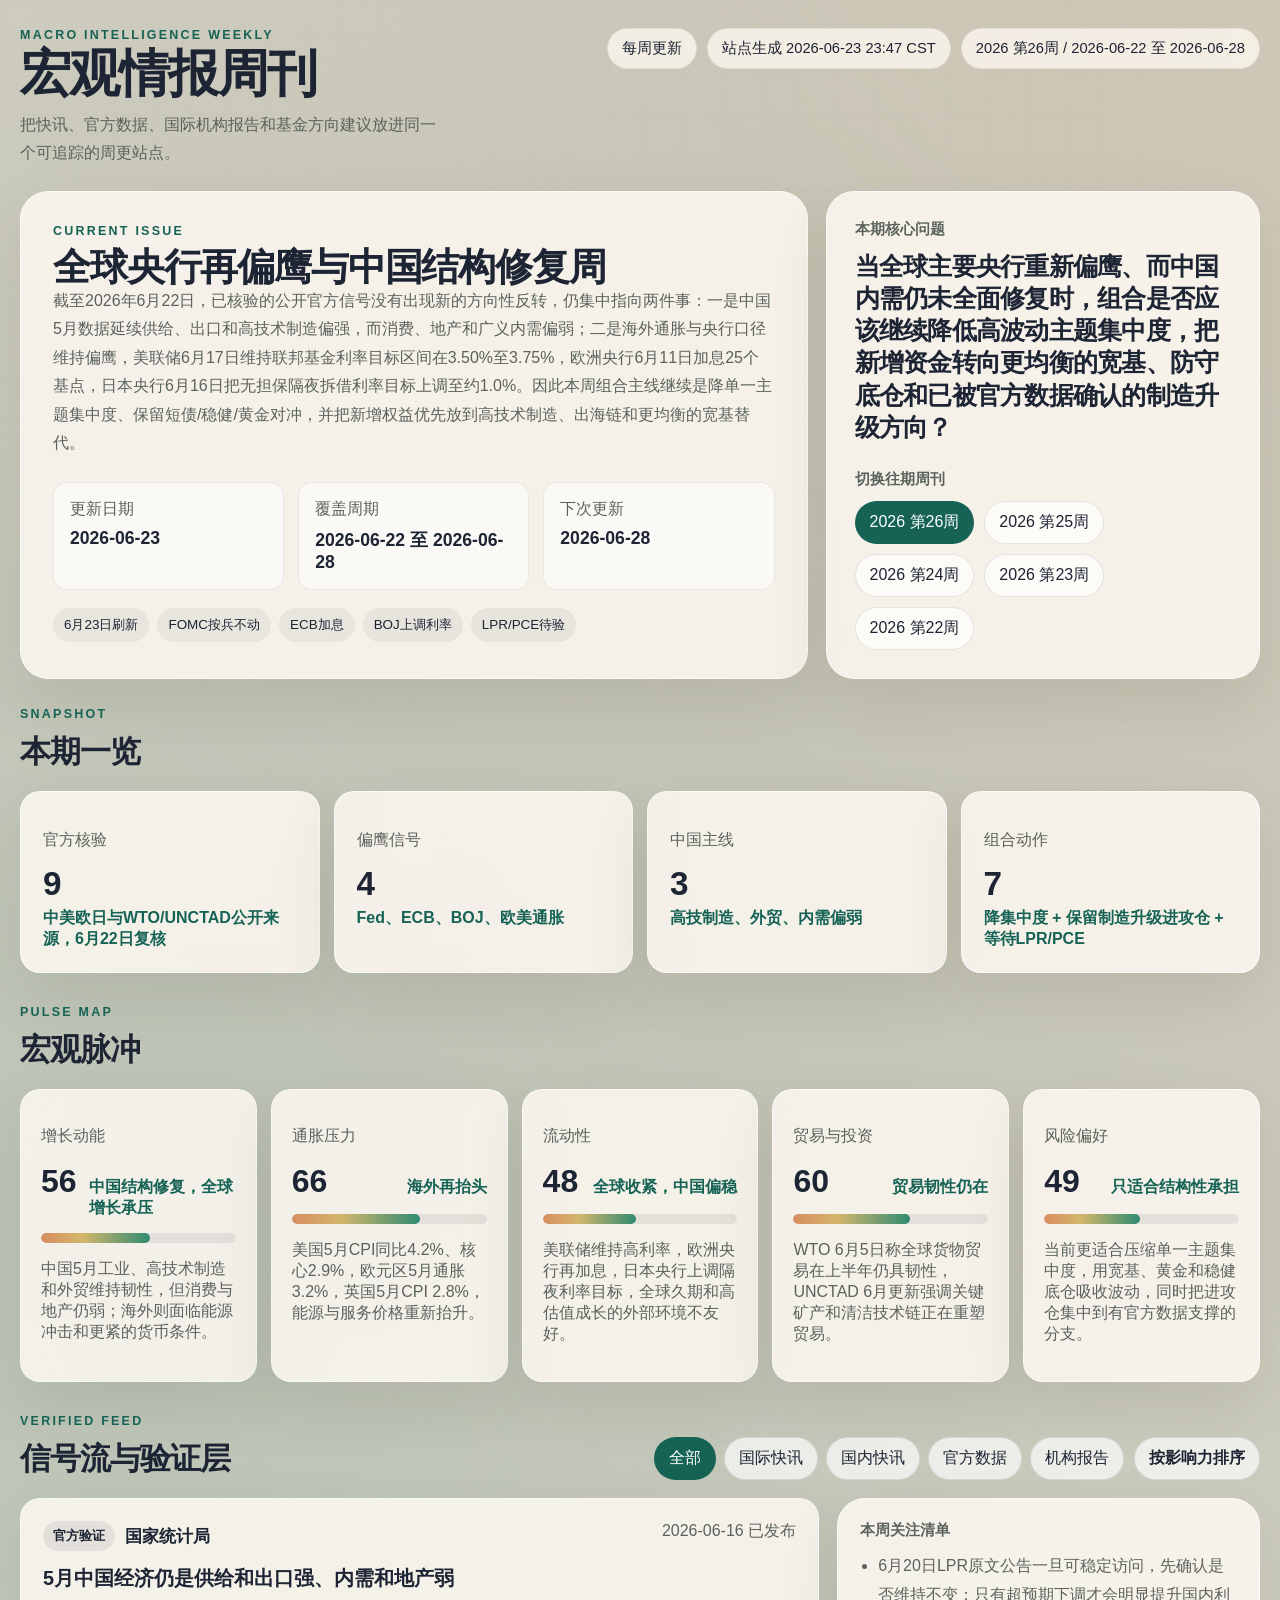
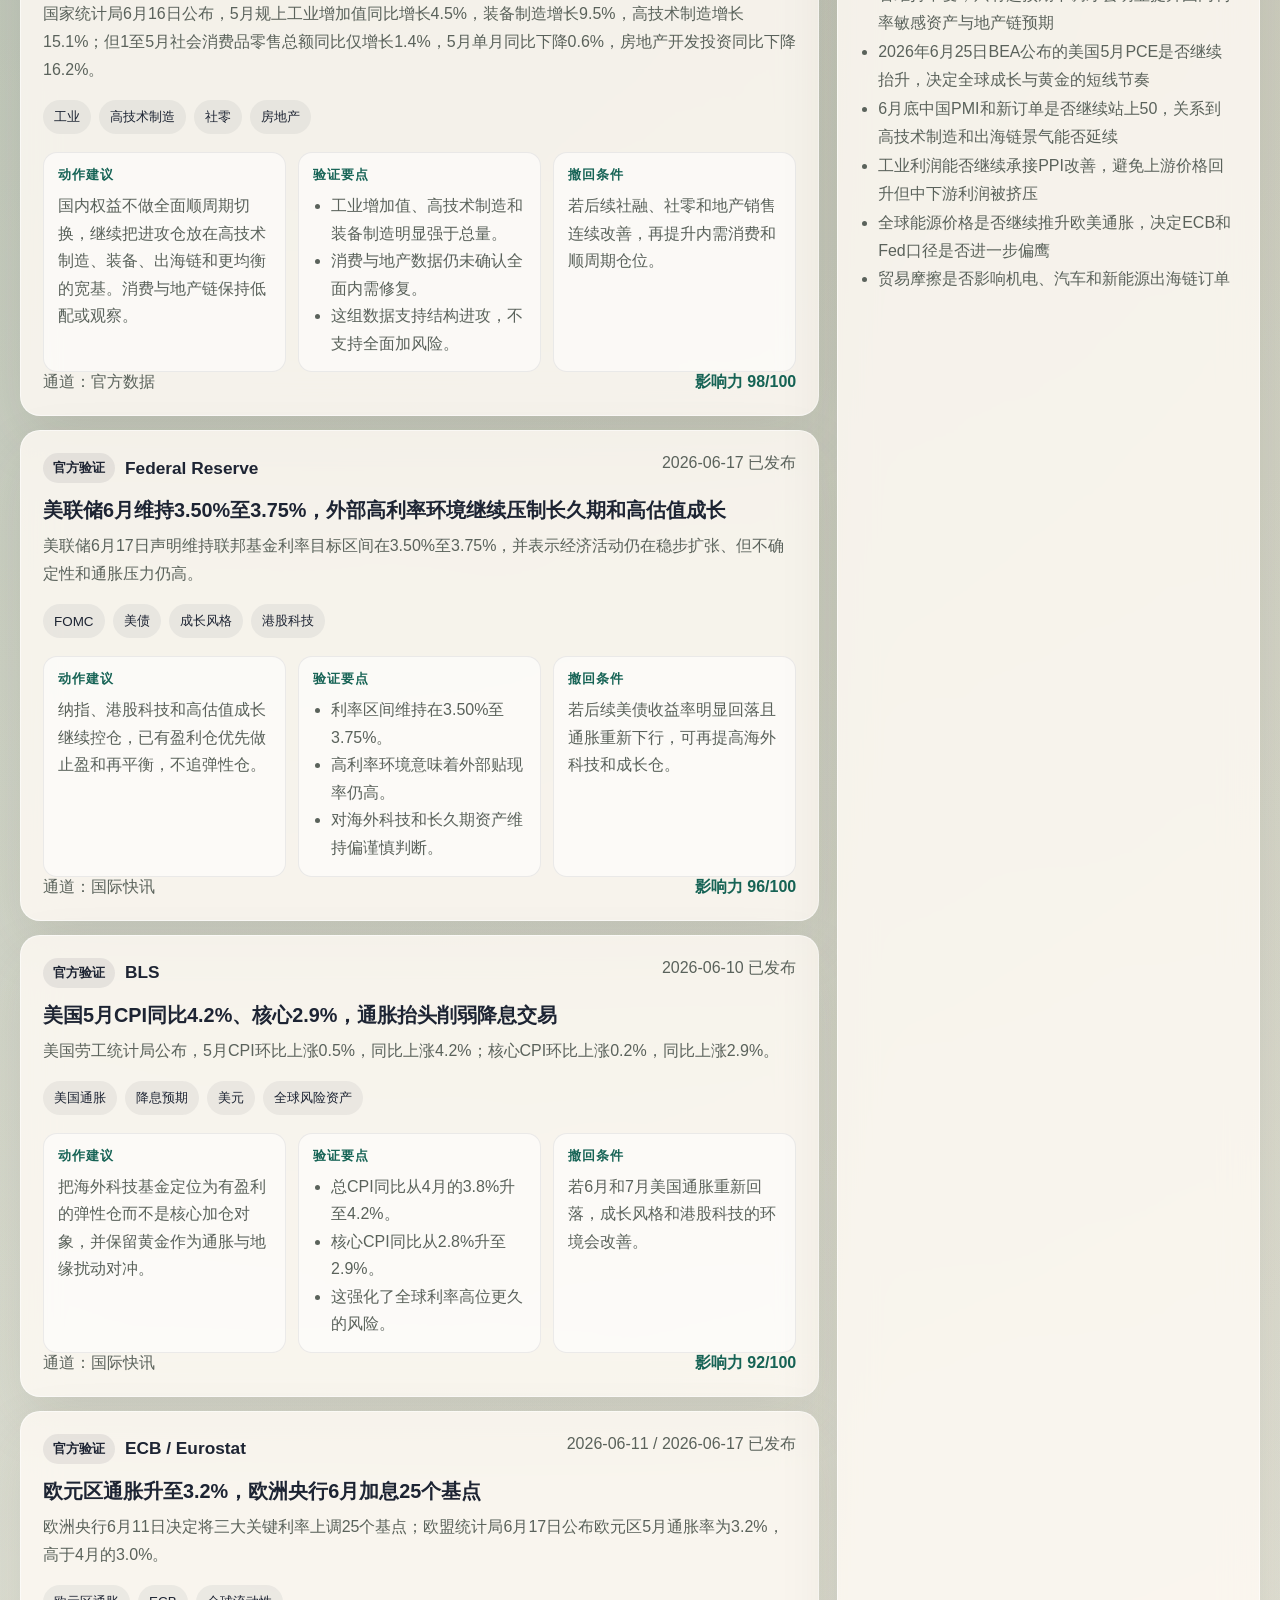
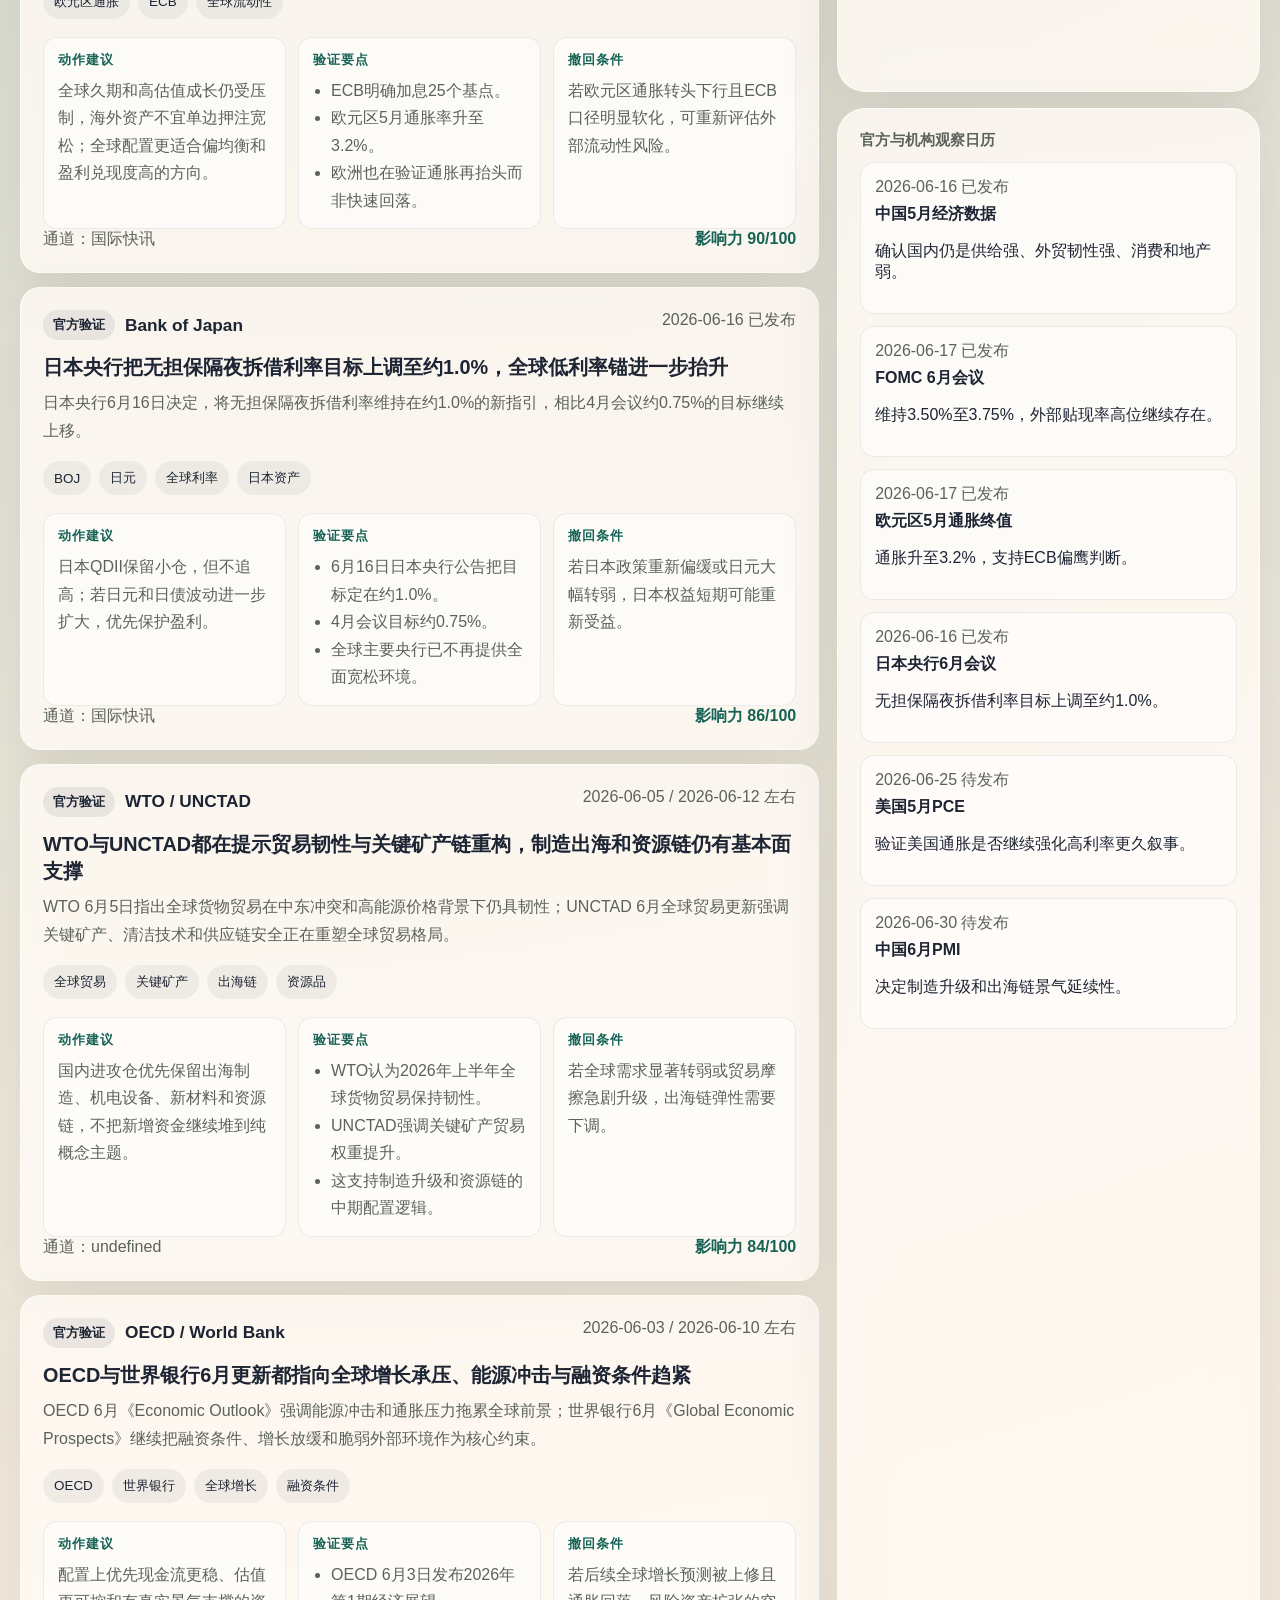
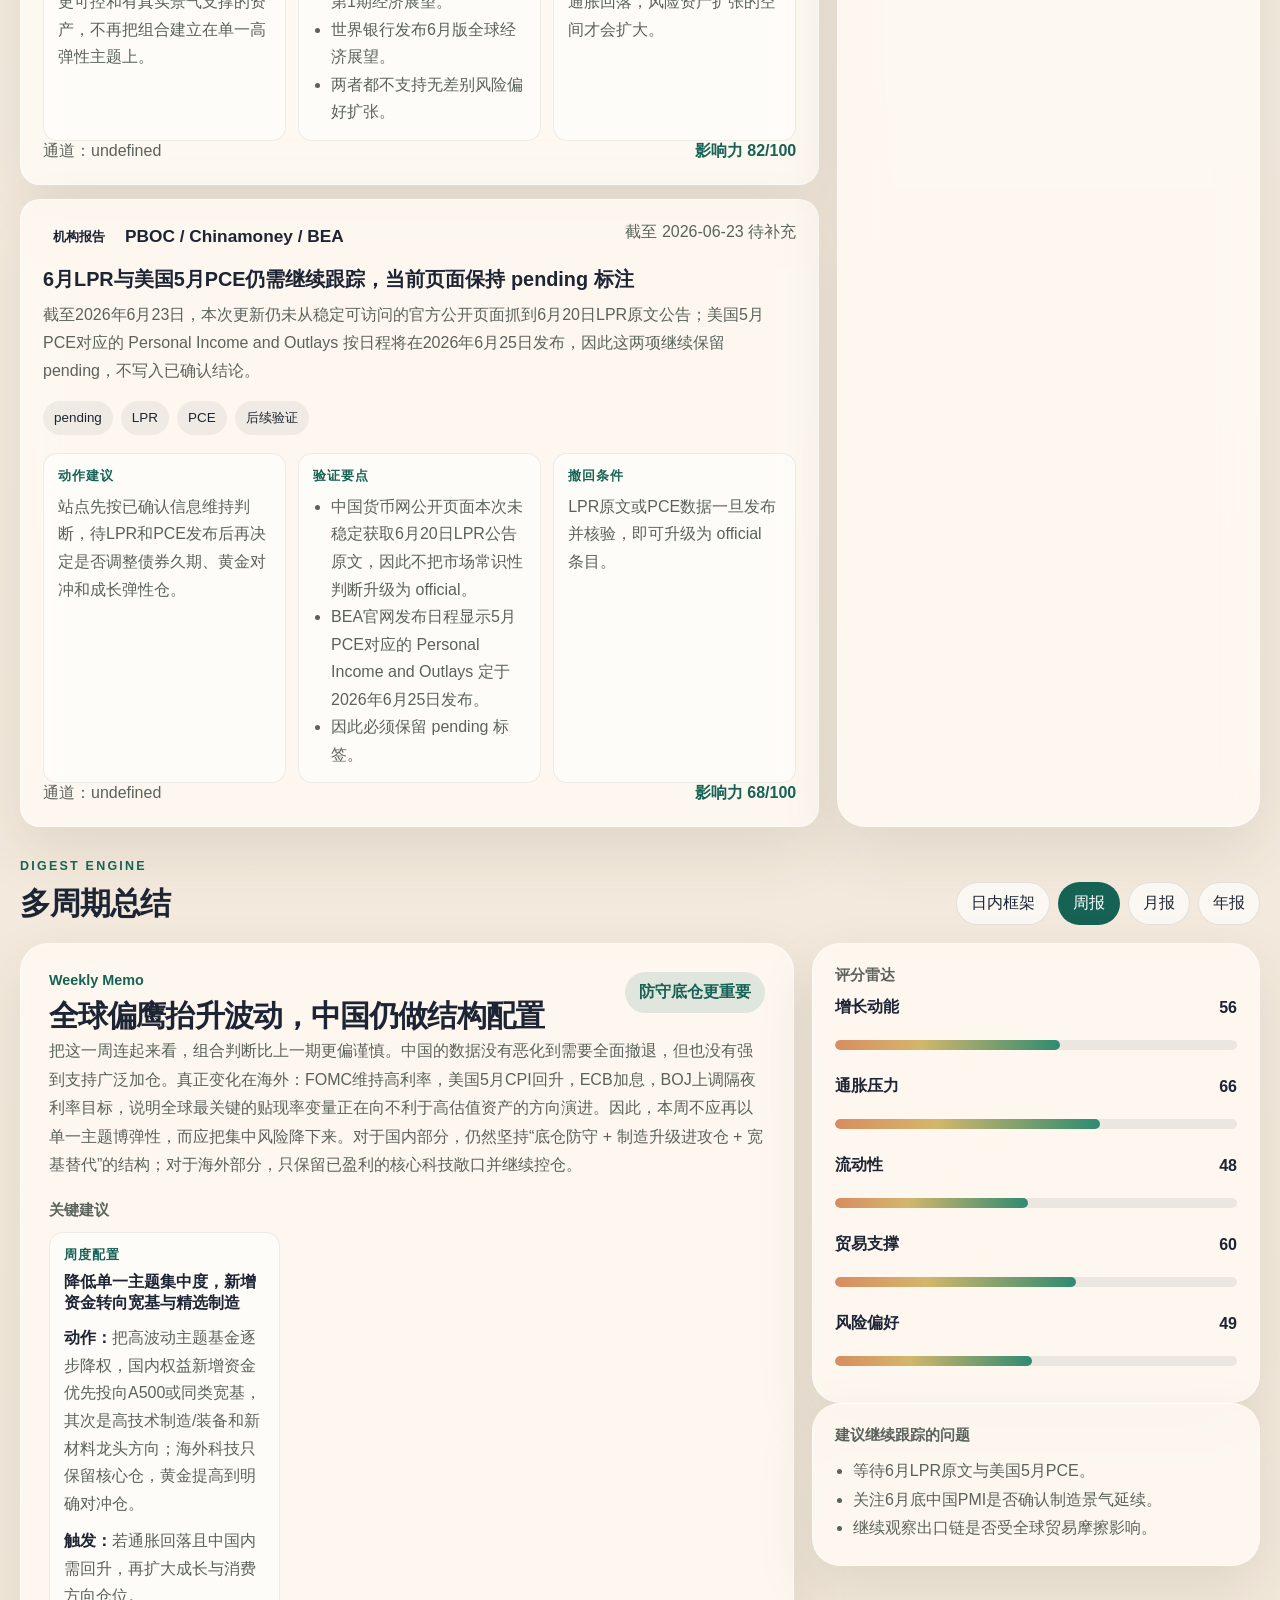
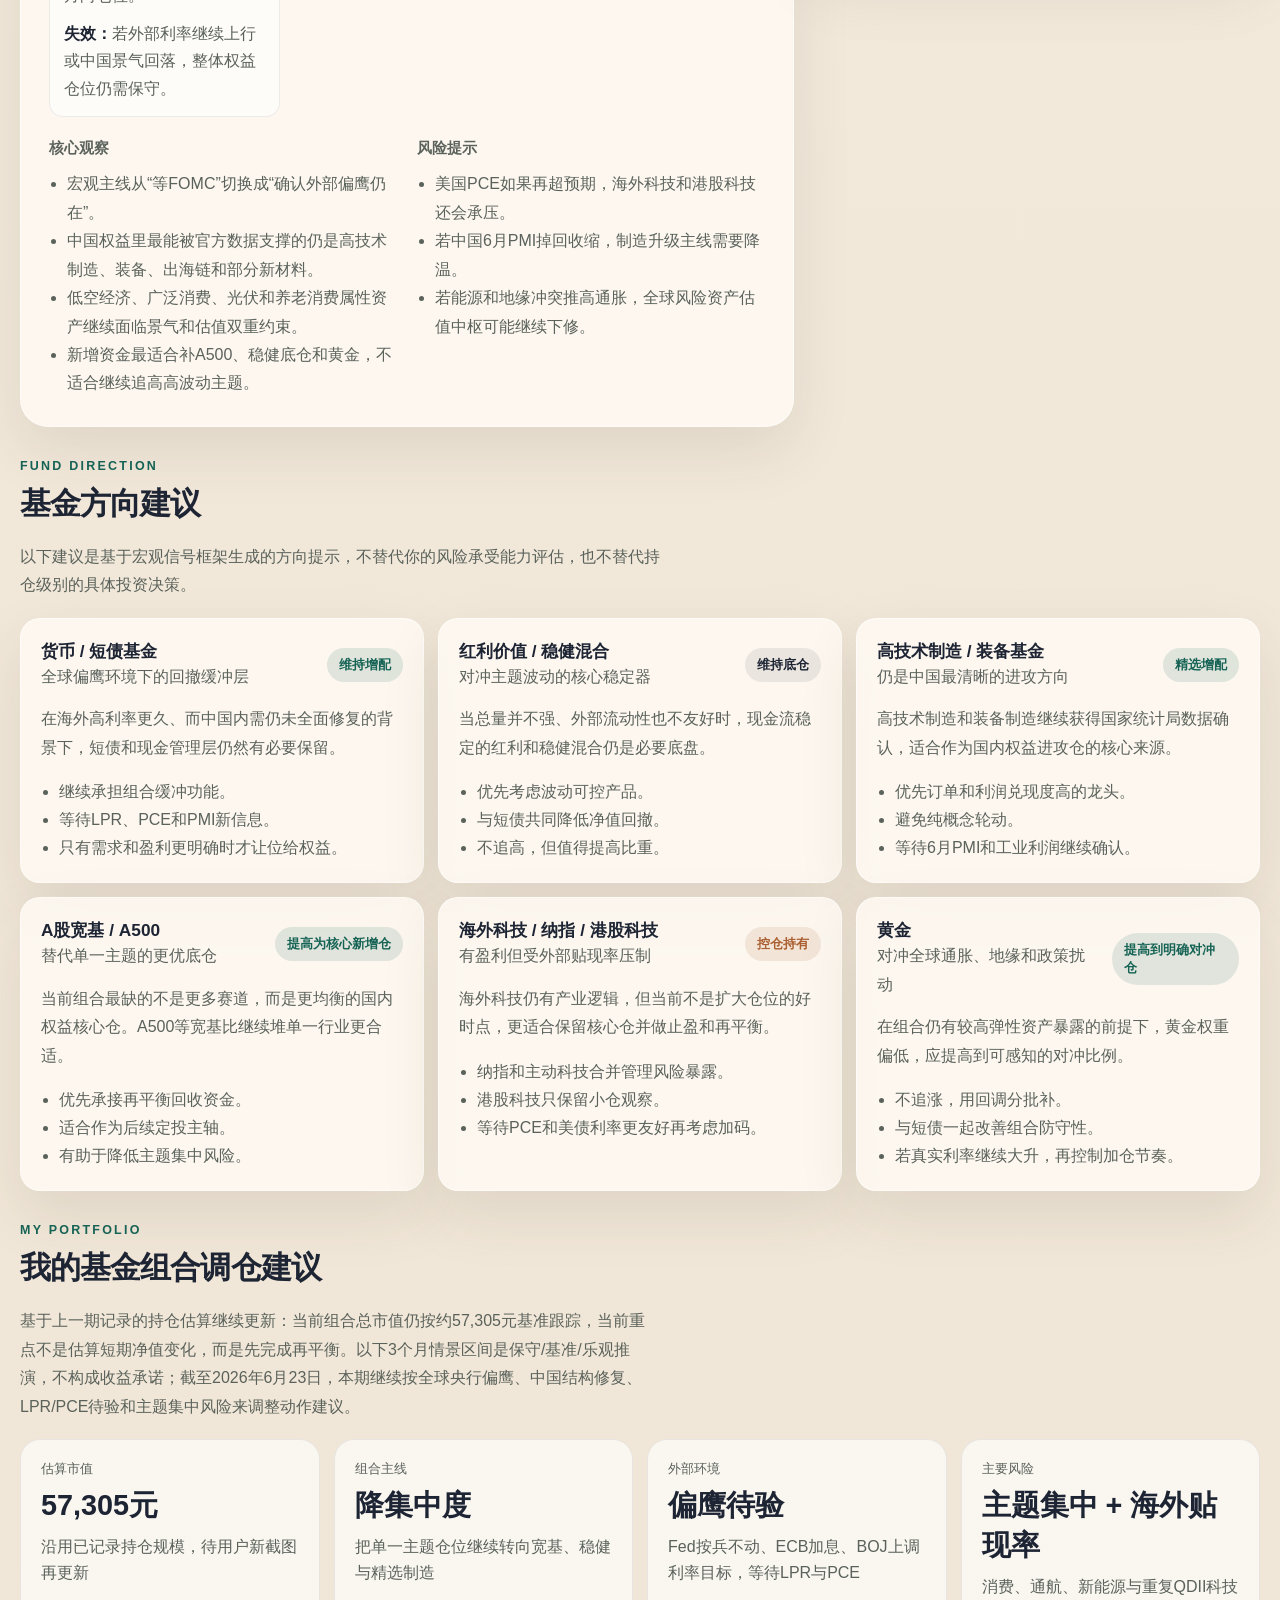
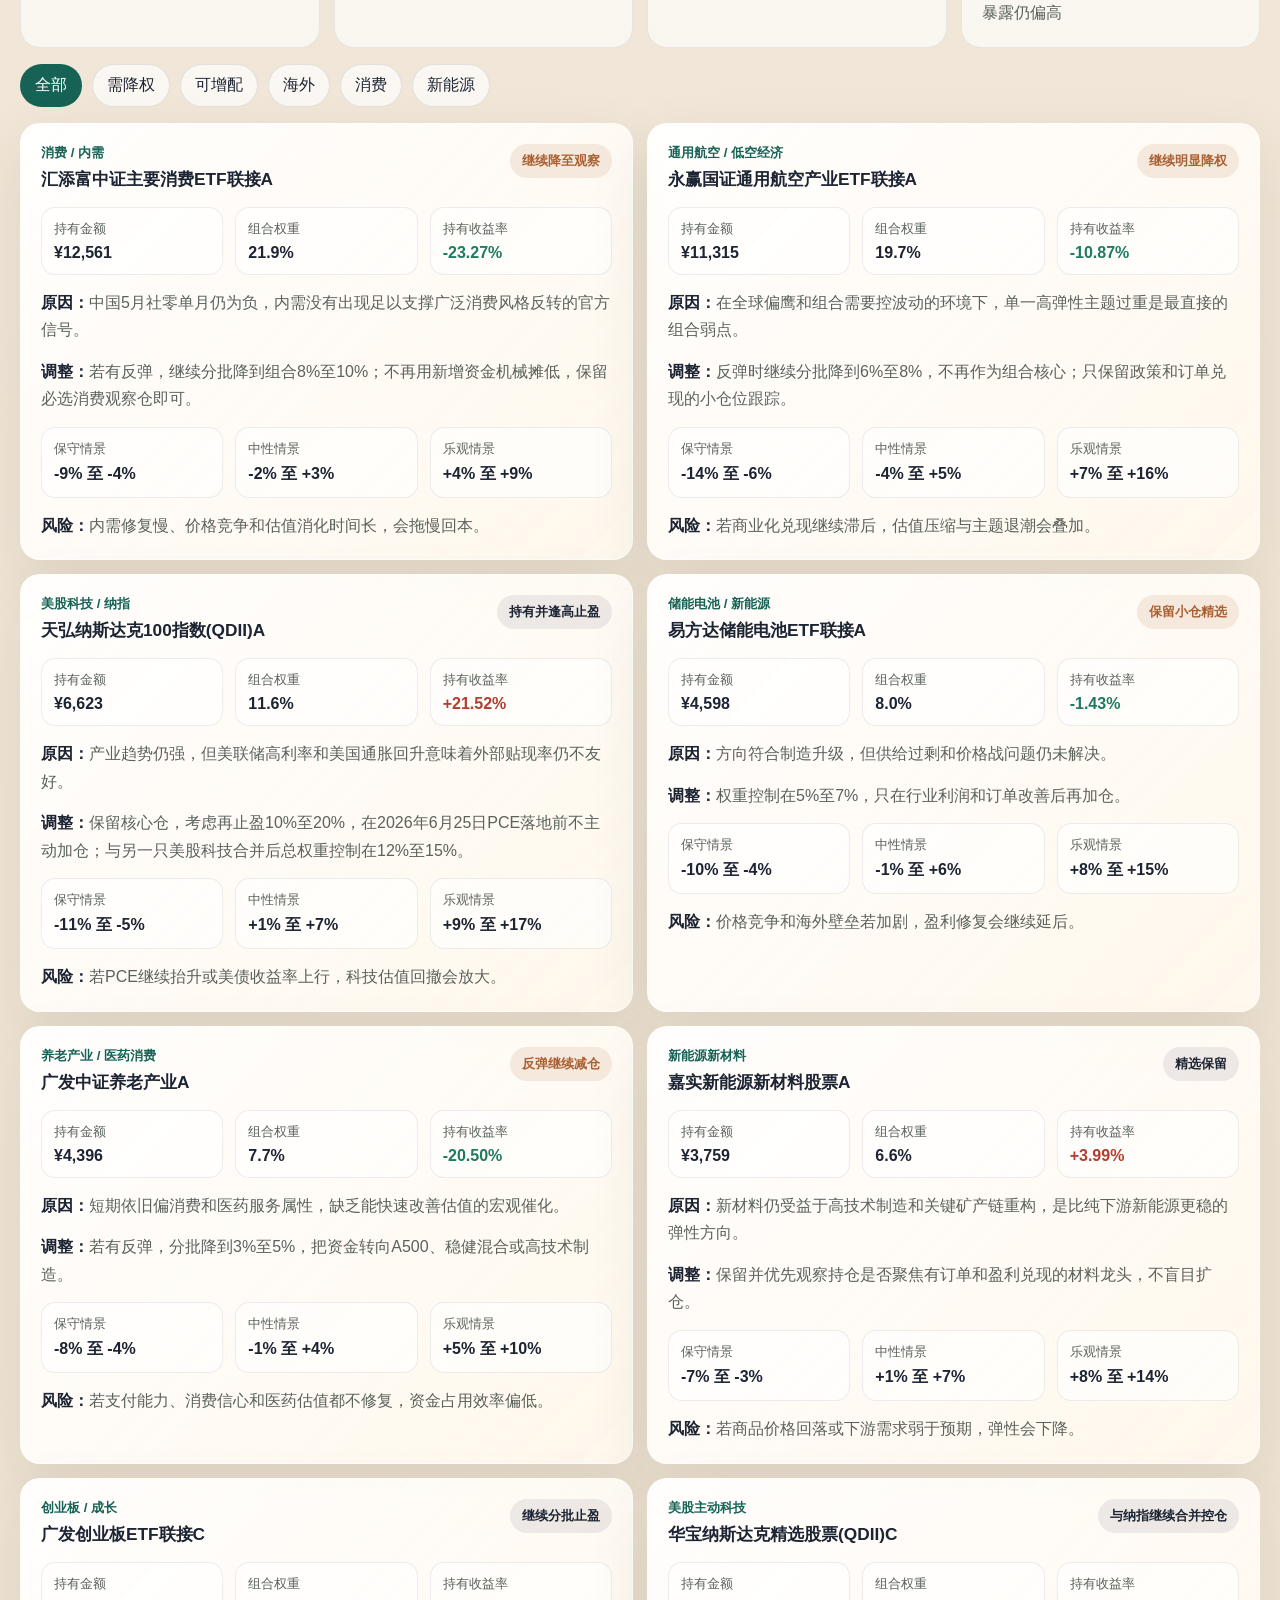
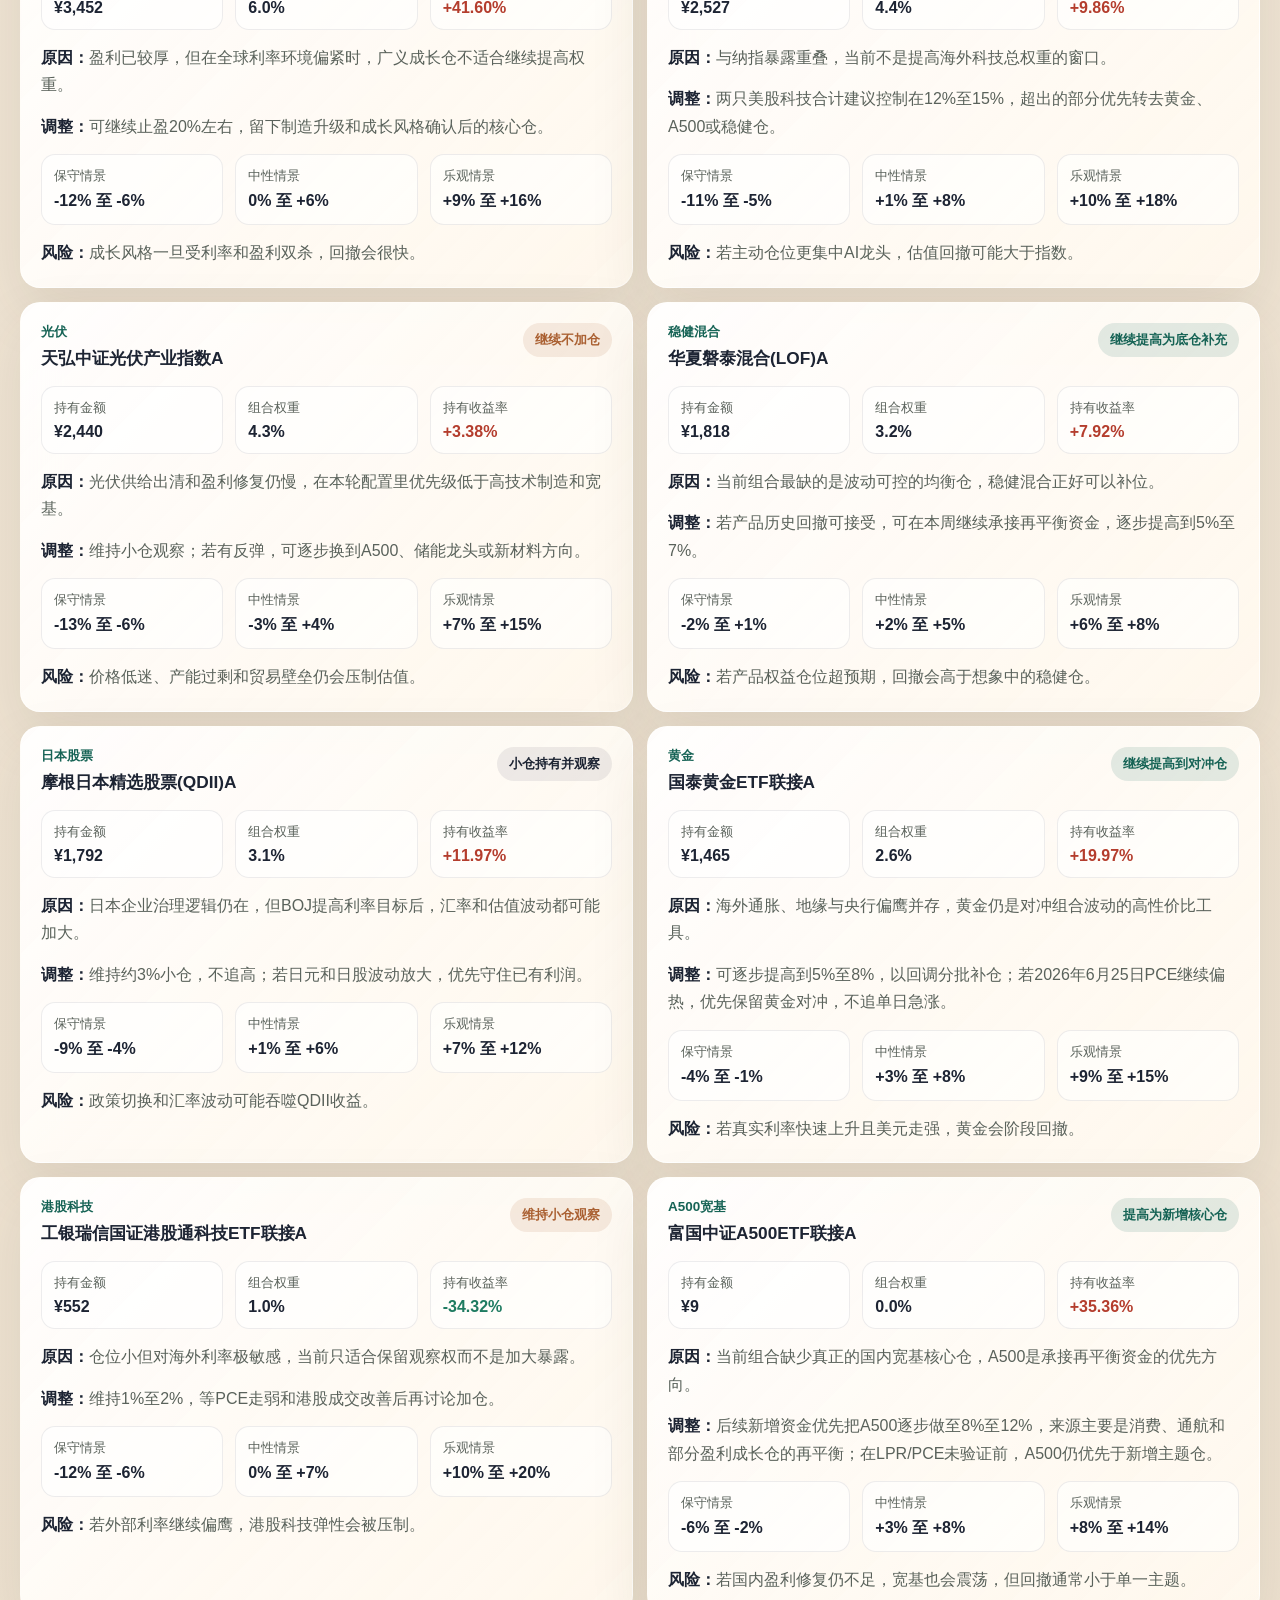
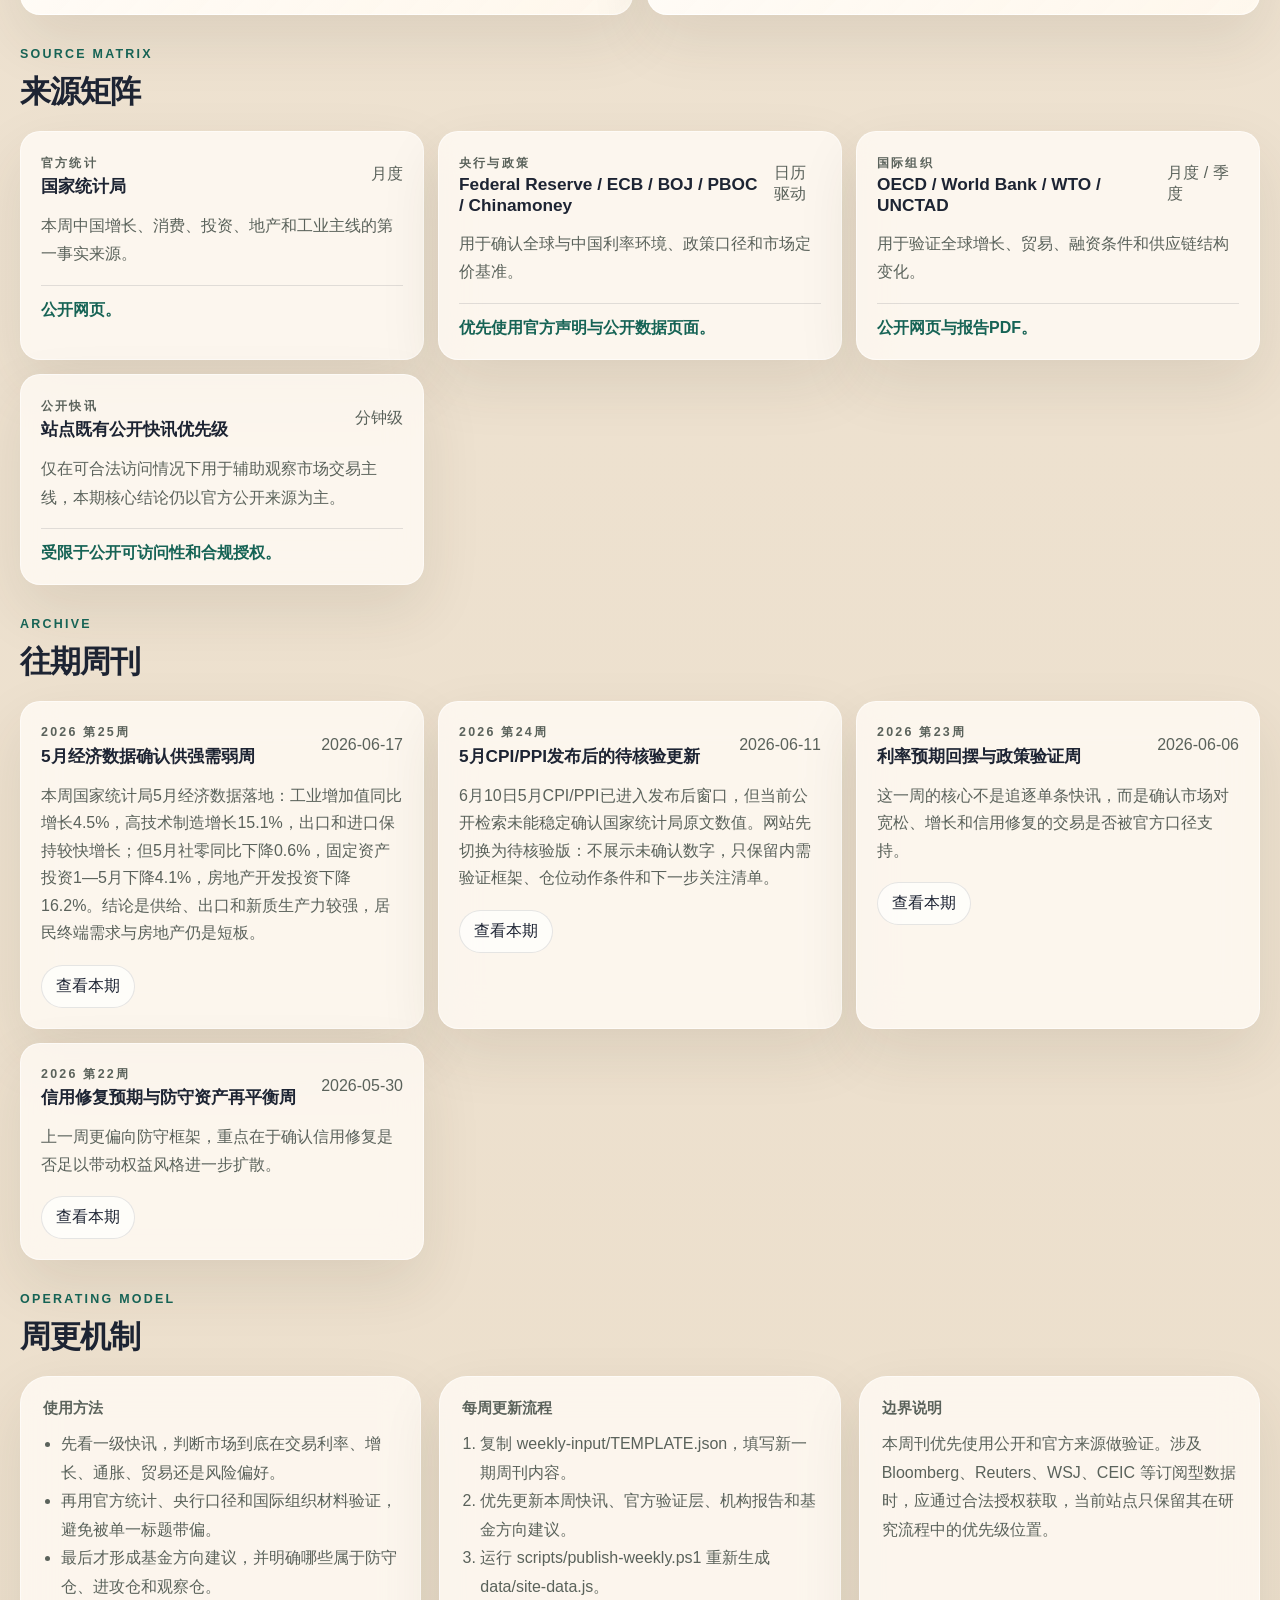
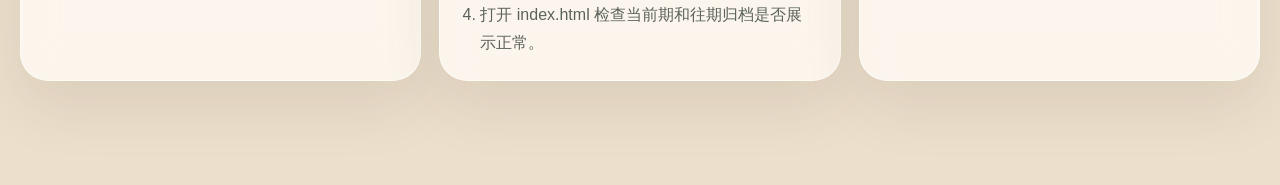
<file: index.html>
<!DOCTYPE html>
<html lang="zh-CN">
<head>
  <meta charset="UTF-8">
  <meta name="viewport" content="width=device-width, initial-scale=1.0">
  <title>宏观情报周刊</title>
  <meta name="description" content="每周更新的宏观情报站，整合快讯、官方数据、国际机构报告与基金方向建议。">
  <meta name="theme-color" content="#166355">
  <link rel="manifest" href="./manifest.webmanifest">
  <link rel="apple-touch-icon" href="./icons/icon-192.png">
  <link rel="stylesheet" href="./styles.css">
</head>
<body>
  <div class="page-shell">
    <header class="topbar">
      <div>
        <p class="eyebrow" id="siteEyebrow">Macro Intelligence Weekly</p>
        <h1 id="siteTitle">宏观情报周刊</h1>
        <p id="siteTagline" class="topbar-text"></p>
      </div>
      <div class="topbar-meta">
        <span id="siteCadence" class="meta-pill"></span>
        <span id="lastUpdated" class="meta-pill"></span>
        <span id="currentIssueMeta" class="meta-pill"></span>
      </div>
    </header>

    <main>
      <nav class="mobile-app-nav" aria-label="手机快捷导航">
        <button class="mobile-nav-button active" type="button" data-target="dashboard">看板</button>
        <button class="mobile-nav-button" type="button" data-target="macro">宏观</button>
        <button class="mobile-nav-button" type="button" data-target="portfolio">基金</button>
        <button class="mobile-nav-button" type="button" data-target="signals">信号</button>
        <button class="mobile-nav-button" type="button" data-target="summary">总结</button>
        <button class="mobile-nav-button" type="button" data-target="allocation">配置</button>
      </nav>

      <section class="mobile-dashboard reveal" data-mobile-section="dashboard">
        <div class="mobile-dashboard-hero">
          <p class="eyebrow">Today Board</p>
          <h2 id="mobileDashboardTitle"></h2>
          <p id="mobileDashboardSummary"></p>
        </div>
        <div id="mobileDashboardStats" class="mobile-dashboard-stats"></div>
        <div class="mobile-icon-grid">
          <button class="mobile-icon-card macro-card" type="button" data-target="macro">
            <span class="mobile-icon-mark">宏</span>
            <strong>宏观看板</strong>
            <small>本周经济主线和脉冲</small>
          </button>
          <button class="mobile-icon-card portfolio-card-entry" type="button" data-target="portfolio">
            <span class="mobile-icon-mark">基</span>
            <strong>我的基金</strong>
            <small>持仓调仓和收益情景</small>
          </button>
          <button class="mobile-icon-card signal-card" type="button" data-target="signals">
            <span class="mobile-icon-mark">信</span>
            <strong>信号验证</strong>
            <small>官方数据和风险事件</small>
          </button>
          <button class="mobile-icon-card summary-card-entry" type="button" data-target="summary">
            <span class="mobile-icon-mark">结</span>
            <strong>多周期总结</strong>
            <small>日报、周报、月报、年报</small>
          </button>
          <button class="mobile-icon-card allocation-card-entry" type="button" data-target="allocation">
            <span class="mobile-icon-mark">配</span>
            <strong>配置方向</strong>
            <small>短债、红利、制造、黄金</small>
          </button>
        </div>
      </section>

      <section class="hero reveal" data-mobile-section="macro">
        <div class="hero-copy">
          <p class="eyebrow">Current Issue</p>
          <h2 id="heroTitle"></h2>
          <p id="heroSummary" class="hero-text"></p>
          <div class="hero-meta-grid">
            <div class="hero-meta-card">
              <span>更新日期</span>
              <strong id="heroPublishedAt"></strong>
            </div>
            <div class="hero-meta-card">
              <span>覆盖周期</span>
              <strong id="heroPeriod"></strong>
            </div>
            <div class="hero-meta-card">
              <span>下次更新</span>
              <strong id="heroNextUpdate"></strong>
            </div>
          </div>
          <div id="heroTags" class="hero-tags"></div>
        </div>
        <aside class="hero-panel">
          <p class="panel-title">本期核心问题</p>
          <h3 id="heroQuestion" class="hero-question"></h3>
          <p class="panel-title">切换往期周刊</p>
          <div id="issuePicker" class="issue-picker"></div>
        </aside>
      </section>

      <section class="metrics reveal" data-mobile-section="macro">
        <div class="section-heading">
          <div>
            <p class="eyebrow">Snapshot</p>
            <h2>本期一览</h2>
          </div>
        </div>
        <div id="metricGrid" class="metrics-grid"></div>
      </section>

      <section class="pulse reveal" data-mobile-section="macro">
        <div class="section-heading">
          <div>
            <p class="eyebrow">Pulse Map</p>
            <h2>宏观脉冲</h2>
          </div>
        </div>
        <div id="pulseGrid" class="pulse-grid"></div>
      </section>

      <section id="live-feed" class="feed-layout reveal" data-mobile-section="signals">
        <div class="section-heading">
          <div>
            <p class="eyebrow">Verified Feed</p>
            <h2>信号流与验证层</h2>
          </div>
          <div class="toolbar">
            <div class="chip-group" id="feedFilters"></div>
            <button id="sortButton" class="toolbar-button" type="button">按影响力排序</button>
          </div>
        </div>
        <div class="feed-grid">
          <div id="feedList" class="feed-list"></div>
          <aside class="sidebar">
            <div class="sidebar-card">
              <p class="panel-title">本周关注清单</p>
              <ul id="watchList" class="watch-list"></ul>
            </div>
            <div class="sidebar-card">
              <p class="panel-title">官方与机构观察日历</p>
              <div id="calendarList" class="calendar-list"></div>
            </div>
          </aside>
        </div>
      </section>

      <section id="summary" class="summary reveal" data-mobile-section="summary">
        <div class="section-heading">
          <div>
            <p class="eyebrow">Digest Engine</p>
            <h2>多周期总结</h2>
          </div>
          <div id="summaryTabs" class="tab-row"></div>
        </div>
        <div class="summary-layout">
          <article class="summary-card main">
            <div class="summary-card-header">
              <div>
                <p id="summaryLabel" class="summary-label"></p>
                <h3 id="summaryTitle"></h3>
              </div>
              <span id="summaryTone" class="tone-badge"></span>
            </div>
            <p id="summaryNarrative" class="summary-narrative"></p>
            <div class="summary-advice-block">
              <p class="panel-title">关键建议</p>
              <div id="summaryRecommendations" class="recommendation-grid"></div>
            </div>
            <div class="summary-columns">
              <div>
                <p class="panel-title">核心观察</p>
                <ul id="summaryBullets" class="detail-list"></ul>
              </div>
              <div>
                <p class="panel-title">风险提示</p>
                <ul id="summaryRisks" class="detail-list"></ul>
              </div>
            </div>
          </article>
          <aside class="summary-side">
            <div class="sidebar-card">
              <p class="panel-title">评分雷达</p>
              <div id="scoreBoard" class="score-board"></div>
            </div>
            <div class="sidebar-card">
              <p class="panel-title">建议继续跟踪的问题</p>
              <ul id="followUps" class="detail-list compact"></ul>
            </div>
          </aside>
        </div>
      </section>

      <section class="allocation reveal" data-mobile-section="allocation">
        <div class="section-heading">
          <div>
            <p class="eyebrow">Fund Direction</p>
            <h2>基金方向建议</h2>
          </div>
        </div>
        <p class="allocation-note" id="allocationNote"></p>
        <div id="allocationGrid" class="allocation-grid"></div>
      </section>

      <section class="portfolio-board reveal" data-mobile-section="portfolio">
        <div class="section-heading">
          <div>
            <p class="eyebrow">My Portfolio</p>
            <h2>我的基金组合调仓建议</h2>
          </div>
        </div>
        <p class="allocation-note" id="portfolioNote"></p>
        <div id="portfolioStats" class="portfolio-stats"></div>
        <div id="portfolioFilters" class="portfolio-filter-row"></div>
        <div id="portfolioGrid" class="portfolio-grid"></div>
      </section>

      <section class="source-board reveal">
        <div class="section-heading">
          <div>
            <p class="eyebrow">Source Matrix</p>
            <h2>来源矩阵</h2>
          </div>
        </div>
        <div id="sourceGrid" class="source-grid"></div>
      </section>

      <section class="archive-board reveal">
        <div class="section-heading">
          <div>
            <p class="eyebrow">Archive</p>
            <h2>往期周刊</h2>
          </div>
        </div>
        <div id="archiveGrid" class="archive-grid"></div>
      </section>

      <section class="workflow reveal">
        <div class="section-heading">
          <div>
            <p class="eyebrow">Operating Model</p>
            <h2>周更机制</h2>
          </div>
        </div>
        <div class="workflow-layout">
          <article class="workflow-card">
            <p class="panel-title">使用方法</p>
            <ul id="methodologyList" class="detail-list"></ul>
          </article>
          <article class="workflow-card">
            <p class="panel-title">每周更新流程</p>
            <ol id="workflowList" class="sequence-list"></ol>
          </article>
          <article class="workflow-card">
            <p class="panel-title">边界说明</p>
            <p id="disclaimerText" class="workflow-text"></p>
          </article>
        </div>
      </section>
    </main>
  </div>

  <script src="./data/site-data.js"></script>
  <script src="./app.js"></script>
</body>
</html>
</file>
<file: styles.css>
:root {
  --bg: #efe6d7;
  --surface: rgba(255, 251, 244, 0.82);
  --surface-strong: rgba(255, 255, 255, 0.9);
  --ink: #1d2433;
  --muted: #5a625b;
  --line: rgba(29, 36, 51, 0.12);
  --accent: #166355;
  --accent-soft: rgba(22, 99, 85, 0.12);
  --accent-strong: #0e4a3e;
  --warning: #aa6032;
  --shadow: 0 24px 60px rgba(59, 46, 31, 0.1);
  --glow:
    radial-gradient(circle at 10% 10%, rgba(22, 99, 85, 0.24), transparent 30%),
    radial-gradient(circle at 90% 0%, rgba(170, 96, 50, 0.2), transparent 26%),
    linear-gradient(180deg, #f8f2e9 0%, #ecdfcc 100%);
  --radius-xl: 28px;
  --radius-lg: 20px;
  --radius-md: 14px;
}

* {
  box-sizing: border-box;
}

html {
  scroll-behavior: smooth;
}

body {
  margin: 0;
  min-height: 100vh;
  color: var(--ink);
  background: var(--glow);
  font-family: "Aptos", "Segoe UI Variable", "Microsoft YaHei UI", sans-serif;
}

body::before {
  content: "";
  position: fixed;
  inset: 0;
  pointer-events: none;
  background-image:
    linear-gradient(rgba(29, 36, 51, 0.04) 1px, transparent 1px),
    linear-gradient(90deg, rgba(29, 36, 51, 0.04) 1px, transparent 1px);
  background-size: 38px 38px;
  mask-image: linear-gradient(180deg, rgba(0, 0, 0, 0.35), transparent 82%);
}

.page-shell {
  width: min(1240px, calc(100vw - 32px));
  margin: 0 auto;
  padding: 28px 0 72px;
  position: relative;
}

.topbar,
.hero,
.mobile-app-nav,
.metrics,
.pulse,
.feed-layout,
.summary,
.allocation,
.portfolio-board,
.source-board,
.archive-board,
.workflow {
  position: relative;
  z-index: 1;
}

.mobile-app-nav {
  display: none;
}

.mobile-dashboard {
  display: none;
}

.topbar {
  display: flex;
  justify-content: space-between;
  align-items: flex-start;
  gap: 28px;
  margin-bottom: 24px;
}

.topbar h1,
.hero h2,
.section-heading h2,
.summary-card h3,
.hero-question {
  margin: 0;
  font-family: "Georgia", "Times New Roman", "Songti SC", serif;
  letter-spacing: -0.03em;
}

.topbar h1 {
  margin-top: 8px;
  font-size: clamp(2.3rem, 4vw, 4rem);
  line-height: 0.95;
}

.topbar-text {
  margin: 12px 0 0;
  max-width: 48ch;
  color: var(--muted);
  line-height: 1.75;
}

.eyebrow {
  margin: 0;
  font-size: 0.78rem;
  font-weight: 800;
  letter-spacing: 0.18em;
  text-transform: uppercase;
  color: var(--accent);
}

.topbar-meta {
  display: flex;
  flex-wrap: wrap;
  justify-content: flex-end;
  gap: 10px;
}

.meta-pill,
.tone-badge,
.button,
.toolbar-button,
.issue-button,
.summary-tab,
.chip-button,
.archive-button {
  border-radius: 999px;
}

.meta-pill {
  padding: 10px 14px;
  background: rgba(255, 250, 241, 0.76);
  border: 1px solid rgba(29, 36, 51, 0.08);
  backdrop-filter: blur(16px);
  font-size: 0.92rem;
}

.hero,
.summary-layout,
.feed-grid,
.workflow-layout {
  display: grid;
  gap: 18px;
}

.hero {
  grid-template-columns: minmax(0, 1.45fr) minmax(290px, 0.8fr);
  margin-bottom: 28px;
}

.hero-copy,
.hero-panel,
.metric-card,
.pulse-card,
.feed-list article,
.sidebar-card,
.summary-card,
.allocation-card,
.source-card,
.archive-card,
.portfolio-card,
.workflow-card {
  background: var(--surface);
  border: 1px solid rgba(255, 255, 255, 0.55);
  backdrop-filter: blur(18px);
  box-shadow: var(--shadow);
}

.hero-copy,
.hero-panel,
.summary-card,
.workflow-card,
.sidebar-card {
  border-radius: var(--radius-xl);
}

.hero-copy {
  padding: 32px;
}

.hero h2 {
  margin-top: 10px;
  font-size: clamp(2rem, 3vw, 3.25rem);
  line-height: 1.02;
}

.hero-text,
.summary-narrative,
.allocation-note,
.workflow-text,
.source-card p,
.allocation-card p {
  margin: 0;
  color: var(--muted);
  line-height: 1.78;
}

.hero-meta-grid,
.metrics-grid,
.pulse-grid,
.source-grid,
.allocation-grid,
.portfolio-stats,
.portfolio-grid,
.archive-grid {
  display: grid;
  gap: 14px;
}

.hero-meta-grid {
  grid-template-columns: repeat(3, minmax(0, 1fr));
  margin-top: 24px;
}

.hero-meta-card {
  padding: 16px;
  border-radius: var(--radius-md);
  background: rgba(255, 255, 255, 0.58);
  border: 1px solid rgba(29, 36, 51, 0.08);
}

.hero-meta-card span,
.metric-card p,
.pulse-card p,
.calendar-item span,
.archive-meta,
.source-meta,
.allocation-meta {
  display: block;
  color: var(--muted);
}

.hero-meta-card strong,
.metric-card strong {
  display: block;
  margin-top: 8px;
  font-size: 1.1rem;
}

.hero-tags,
.chip-group,
.tab-row,
.issue-picker,
.feed-tags {
  display: flex;
  flex-wrap: wrap;
  gap: 8px;
}

.tag,
.hero-tag {
  display: inline-flex;
  align-items: center;
  padding: 8px 11px;
  border-radius: 999px;
  background: rgba(29, 36, 51, 0.06);
  font-size: 0.84rem;
}

.hero-tags {
  margin-top: 18px;
}

.hero-panel {
  padding: 28px;
}

.panel-title {
  margin: 0 0 12px;
  font-size: 0.92rem;
  font-weight: 800;
  color: var(--muted);
}

.hero-question {
  margin-bottom: 26px;
  font-size: 1.55rem;
  line-height: 1.3;
}

.issue-picker {
  gap: 10px;
}

.issue-button,
.summary-tab,
.chip-button,
.toolbar-button,
.archive-button {
  border: 1px solid rgba(29, 36, 51, 0.11);
  background: rgba(255, 255, 255, 0.68);
  color: var(--ink);
  padding: 10px 14px;
  font: inherit;
  cursor: pointer;
  transition: transform 180ms ease, background 180ms ease, border-color 180ms ease;
}

.issue-button.active,
.summary-tab.active,
.chip-button.active,
.archive-button.active {
  background: var(--accent);
  color: #fff;
  border-color: transparent;
}

.issue-button:hover,
.summary-tab:hover,
.chip-button:hover,
.toolbar-button:hover,
.archive-button:hover {
  transform: translateY(-2px);
}

.metrics,
.pulse,
.feed-layout,
.summary,
.allocation,
.portfolio-board,
.source-board,
.archive-board,
.workflow {
  margin-bottom: 32px;
}

.section-heading {
  display: flex;
  justify-content: space-between;
  align-items: end;
  gap: 16px;
  margin-bottom: 18px;
}

.section-heading h2 {
  margin-top: 10px;
  font-size: clamp(1.75rem, 2.4vw, 2.5rem);
}

.metrics-grid {
  grid-template-columns: repeat(4, minmax(0, 1fr));
}

.metric-card {
  border-radius: var(--radius-lg);
  padding: 22px;
}

.metric-card strong {
  font-size: clamp(2rem, 2.6vw, 3rem);
  line-height: 1;
  margin: 14px 0 8px;
}

.metric-card .metric-note {
  color: var(--accent);
  font-weight: 700;
}

.pulse-grid {
  grid-template-columns: repeat(5, minmax(0, 1fr));
}

.pulse-card {
  border-radius: var(--radius-lg);
  padding: 20px;
}

.pulse-score-row {
  display: flex;
  justify-content: space-between;
  align-items: baseline;
  gap: 12px;
}

.pulse-score {
  font-size: 2rem;
  font-weight: 800;
}

.pulse-trend {
  color: var(--accent);
  font-weight: 700;
}

.score-bar {
  width: 100%;
  height: 10px;
  margin: 14px 0;
  border-radius: 999px;
  background: rgba(29, 36, 51, 0.08);
  overflow: hidden;
}

.score-fill {
  height: 100%;
  border-radius: inherit;
  background: linear-gradient(90deg, #d88d61 0%, #d3b66b 38%, #2f8b71 100%);
}

.feed-grid {
  grid-template-columns: minmax(0, 1.55fr) minmax(300px, 0.82fr);
}

.toolbar {
  display: flex;
  flex-wrap: wrap;
  justify-content: flex-end;
  gap: 10px;
}

.toolbar-button {
  font-weight: 700;
}

.feed-list {
  display: grid;
  gap: 14px;
}

.feed-list article,
.source-card,
.allocation-card,
.archive-card {
  border-radius: var(--radius-lg);
}

.feed-list article {
  padding: 22px;
}

.feed-card-top,
.feed-card-bottom,
.source-card-top,
.allocation-card-top,
.summary-card-header,
.archive-card-top {
  display: flex;
  justify-content: space-between;
  gap: 12px;
}

.feed-source {
  display: flex;
  flex-wrap: wrap;
  align-items: center;
  gap: 10px;
}

.feed-source h3,
.source-card h3,
.allocation-card h3,
.archive-card h3 {
  margin: 0;
  font-size: 1.08rem;
}

.badge {
  display: inline-flex;
  align-items: center;
  padding: 6px 10px;
  border-radius: 999px;
  font-size: 0.82rem;
  font-weight: 700;
}

.badge.live {
  background: rgba(22, 99, 85, 0.12);
  color: var(--accent);
}

.badge.official {
  background: rgba(29, 36, 51, 0.08);
  color: var(--ink);
}

.badge.report {
  background: rgba(170, 96, 50, 0.12);
  color: var(--warning);
}

.feed-title {
  margin: 14px 0 8px;
  font-size: 1.24rem;
}

.feed-desc {
  margin: 0;
  color: var(--muted);
  line-height: 1.75;
}

.feed-tags {
  margin-top: 16px;
}

.feed-advice-grid,
.recommendation-grid {
  display: grid;
  gap: 12px;
}

.feed-advice-grid {
  grid-template-columns: repeat(3, minmax(0, 1fr));
  margin-top: 18px;
}

.advice-block,
.recommendation-card {
  padding: 14px;
  border-radius: var(--radius-md);
  background: rgba(255, 255, 255, 0.58);
  border: 1px solid rgba(29, 36, 51, 0.08);
}

.advice-label,
.recommendation-card span {
  display: block;
  margin-bottom: 8px;
  color: var(--accent);
  font-size: 0.8rem;
  font-weight: 800;
  letter-spacing: 0.08em;
  text-transform: uppercase;
}

.advice-block p,
.recommendation-card p {
  margin: 0;
  color: var(--muted);
  line-height: 1.72;
}

.advice-list {
  margin: 0;
  padding-left: 18px;
  color: var(--muted);
  line-height: 1.72;
}

.impact {
  color: var(--accent);
  font-weight: 800;
}

.sidebar {
  display: grid;
  gap: 16px;
}

.sidebar-card,
.workflow-card {
  padding: 22px;
}

.watch-list,
.detail-list,
.sequence-list {
  margin: 0;
  padding-left: 18px;
  color: var(--muted);
  line-height: 1.78;
}

.calendar-list {
  display: grid;
  gap: 12px;
}

.calendar-item {
  padding: 14px;
  border-radius: var(--radius-md);
  background: rgba(255, 255, 255, 0.56);
  border: 1px solid rgba(29, 36, 51, 0.08);
}

.calendar-item strong {
  display: block;
  margin: 6px 0;
}

.summary-layout {
  grid-template-columns: minmax(0, 1.52fr) minmax(300px, 0.88fr);
}

.summary-card {
  padding: 24px;
}

.summary-card.main {
  padding: 28px;
}

.summary-label {
  margin: 0;
  color: var(--accent);
  font-size: 0.9rem;
  font-weight: 800;
}

.summary-card h3 {
  margin-top: 8px;
  font-size: 1.85rem;
}

.tone-badge {
  padding: 10px 14px;
  background: rgba(22, 99, 85, 0.12);
  color: var(--accent);
  font-weight: 800;
  height: fit-content;
}

.summary-columns {
  display: grid;
  grid-template-columns: repeat(2, minmax(0, 1fr));
  gap: 20px;
  margin-top: 22px;
}

.summary-advice-block {
  margin-top: 22px;
}

.recommendation-grid {
  grid-template-columns: repeat(3, minmax(0, 1fr));
}

.recommendation-card h4 {
  margin: 0 0 10px;
  font-size: 1rem;
}

.recommendation-line + .recommendation-line {
  margin-top: 10px;
}

.recommendation-line strong {
  color: var(--ink);
}

.score-board {
  display: grid;
  gap: 12px;
}

.score-row {
  display: grid;
  gap: 8px;
}

.score-row-top {
  display: flex;
  justify-content: space-between;
  align-items: center;
  font-weight: 700;
}

.allocation-note {
  max-width: 72ch;
  margin-bottom: 18px;
}

.allocation-grid {
  grid-template-columns: repeat(3, minmax(0, 1fr));
}

.portfolio-stats {
  grid-template-columns: repeat(4, minmax(0, 1fr));
  margin-bottom: 16px;
}

.portfolio-stat-card,
.portfolio-card {
  border-radius: var(--radius-lg);
  padding: 20px;
}

.portfolio-stat-card {
  background: rgba(255, 255, 255, 0.62);
  border: 1px solid rgba(29, 36, 51, 0.08);
}

.portfolio-stat-card span,
.portfolio-theme,
.holding-metrics span,
.scenario-grid span {
  display: block;
  color: var(--muted);
  font-size: 0.84rem;
}

.portfolio-stat-card strong {
  display: block;
  margin-top: 8px;
  font-size: 1.8rem;
}

.portfolio-stat-card p {
  margin: 8px 0 0;
  color: var(--muted);
  line-height: 1.65;
}

.portfolio-grid {
  grid-template-columns: repeat(2, minmax(0, 1fr));
}

.portfolio-filter-row {
  display: flex;
  flex-wrap: wrap;
  gap: 10px;
  margin: 0 0 16px;
}

.portfolio-card {
  background:
    linear-gradient(135deg, rgba(255, 255, 255, 0.84), rgba(255, 248, 236, 0.72)),
    var(--surface);
}

.portfolio-card-head,
.holding-metrics,
.scenario-grid {
  display: grid;
  gap: 12px;
}

.portfolio-card-head {
  grid-template-columns: minmax(0, 1fr) auto;
  align-items: start;
  margin-bottom: 16px;
}

.portfolio-card h3 {
  margin: 5px 0 0;
  font-size: 1.08rem;
}

.portfolio-theme {
  margin: 0;
  color: var(--accent);
  font-weight: 800;
}

.holding-metrics,
.scenario-grid {
  grid-template-columns: repeat(3, minmax(0, 1fr));
}

.holding-metrics > div,
.scenario-grid > div {
  padding: 12px;
  border-radius: var(--radius-md);
  background: rgba(255, 255, 255, 0.58);
  border: 1px solid rgba(29, 36, 51, 0.08);
}

.holding-metrics strong,
.scenario-grid strong {
  display: block;
  margin-top: 6px;
  font-size: 1rem;
}

.portfolio-reason,
.portfolio-plan,
.portfolio-risk {
  margin: 14px 0 0;
  color: var(--muted);
  line-height: 1.72;
}

.portfolio-reason strong,
.portfolio-plan strong,
.portfolio-risk strong {
  color: var(--ink);
}

.return-up {
  color: #b43d2d;
}

.return-down {
  color: #1e7b61;
}

.scenario-grid {
  margin-top: 14px;
}

.allocation-card,
.source-card,
.archive-card {
  padding: 20px;
}

.stance-pill {
  padding: 8px 12px;
  border-radius: 999px;
  font-size: 0.84rem;
  font-weight: 800;
}

.stance-positive {
  background: rgba(22, 99, 85, 0.12);
  color: var(--accent);
}

.stance-neutral {
  background: rgba(29, 36, 51, 0.08);
  color: var(--ink);
}

.stance-watch {
  background: rgba(170, 96, 50, 0.12);
  color: var(--warning);
}

.allocation-card ul {
  margin: 16px 0 0;
  padding-left: 18px;
  color: var(--muted);
  line-height: 1.75;
}

.source-grid {
  grid-template-columns: repeat(3, minmax(0, 1fr));
}

.source-card-top,
.allocation-card-top,
.archive-card-top {
  align-items: center;
  margin-bottom: 14px;
}

.source-access {
  margin-top: 16px;
  padding-top: 14px;
  border-top: 1px solid var(--line);
  color: var(--accent);
  font-weight: 700;
}

.archive-grid {
  grid-template-columns: repeat(3, minmax(0, 1fr));
}

.archive-card p {
  margin: 0;
  color: var(--muted);
  line-height: 1.72;
}

.archive-actions {
  margin-top: 18px;
}

.workflow-layout {
  grid-template-columns: repeat(3, minmax(0, 1fr));
}

.workflow-card {
  min-height: 100%;
}

.workflow-card ol,
.workflow-card ul {
  margin: 0;
}

.empty-state {
  padding: 18px;
  border-radius: var(--radius-lg);
  background: rgba(255, 255, 255, 0.5);
  color: var(--muted);
}

.reveal {
  opacity: 0;
  transform: translateY(26px);
  animation: rise 680ms ease forwards;
}

.reveal:nth-child(2) { animation-delay: 70ms; }
.reveal:nth-child(3) { animation-delay: 140ms; }
.reveal:nth-child(4) { animation-delay: 210ms; }
.reveal:nth-child(5) { animation-delay: 280ms; }
.reveal:nth-child(6) { animation-delay: 350ms; }
.reveal:nth-child(7) { animation-delay: 420ms; }

@keyframes rise {
  to {
    opacity: 1;
    transform: translateY(0);
  }
}

@media (max-width: 1100px) {
  .hero,
  .feed-grid,
  .summary-layout,
  .workflow-layout,
  .source-grid,
  .allocation-grid,
  .portfolio-grid,
  .archive-grid,
  .feed-advice-grid,
  .recommendation-grid {
    grid-template-columns: 1fr;
  }

  .metrics-grid {
    grid-template-columns: repeat(2, minmax(0, 1fr));
  }

  .pulse-grid {
    grid-template-columns: repeat(2, minmax(0, 1fr));
  }

  .portfolio-stats {
    grid-template-columns: repeat(2, minmax(0, 1fr));
  }
}

@media (max-width: 760px) {
  body {
    background:
      radial-gradient(circle at 10% 0%, rgba(22, 99, 85, 0.18), transparent 34%),
      linear-gradient(180deg, #f9f1e5 0%, #efe6d7 100%);
  }

  .page-shell {
    width: 100%;
    padding: 14px 12px 90px;
  }

  .topbar {
    padding: 14px 14px 4px;
    margin-bottom: 10px;
  }

  .topbar h1 {
    font-size: 2rem;
  }

  .topbar-text,
  .topbar-meta,
  .hero-panel,
  .source-board,
  .archive-board,
  .workflow {
    display: none;
  }

  .mobile-app-nav {
    position: sticky;
    top: 0;
    z-index: 10;
    display: flex;
    gap: 8px;
    margin: 0 -12px 14px;
    padding: 10px 12px;
    overflow-x: auto;
    background: rgba(239, 230, 215, 0.92);
    backdrop-filter: blur(18px);
    border-bottom: 1px solid rgba(29, 36, 51, 0.08);
  }

  .mobile-nav-button {
    flex: 0 0 auto;
    border: 1px solid rgba(29, 36, 51, 0.08);
    border-radius: 999px;
    padding: 10px 15px;
    background: rgba(255, 255, 255, 0.76);
    color: var(--ink);
    font: inherit;
    font-weight: 800;
  }

  .mobile-nav-button.active {
    background: var(--accent);
    color: #fff;
  }

  .mobile-dashboard.mobile-section-active {
    display: block;
  }

  .mobile-dashboard-hero {
    margin-bottom: 14px;
    padding: 24px;
    border-radius: 28px;
    color: white;
    background:
      radial-gradient(circle at 85% 16%, rgba(255, 255, 255, 0.26), transparent 24%),
      linear-gradient(135deg, #0e4a3e 0%, #166355 48%, #c97843 100%);
    box-shadow: 0 18px 42px rgba(22, 99, 85, 0.22);
  }

  .mobile-dashboard-hero .eyebrow {
    color: rgba(255, 255, 255, 0.78);
  }

  .mobile-dashboard-hero h2 {
    margin: 10px 0 0;
    font-size: 1.65rem;
    line-height: 1.18;
    letter-spacing: -0.03em;
  }

  .mobile-dashboard-hero p:last-child {
    margin: 14px 0 0;
    color: rgba(255, 255, 255, 0.86);
    line-height: 1.62;
  }

  .mobile-dashboard-stats {
    display: grid;
    grid-template-columns: repeat(2, minmax(0, 1fr));
    gap: 10px;
    margin-bottom: 14px;
  }

  .mobile-stat-pill {
    padding: 14px;
    border-radius: 18px;
    background: rgba(255, 255, 255, 0.76);
    border: 1px solid rgba(29, 36, 51, 0.08);
  }

  .mobile-stat-pill span {
    display: block;
    color: var(--muted);
    font-size: 0.8rem;
  }

  .mobile-stat-pill strong {
    display: block;
    margin-top: 4px;
    font-size: 1.08rem;
  }

  .mobile-icon-grid {
    display: grid;
    grid-template-columns: repeat(2, minmax(0, 1fr));
    gap: 12px;
  }

  .mobile-icon-card {
    min-height: 150px;
    border: 0;
    border-radius: 26px;
    padding: 18px;
    color: white;
    text-align: left;
    font: inherit;
    box-shadow: 0 16px 40px rgba(59, 46, 31, 0.14);
  }

  .mobile-icon-card strong,
  .mobile-icon-card small {
    display: block;
  }

  .mobile-icon-card strong {
    margin-top: 16px;
    font-size: 1.14rem;
  }

  .mobile-icon-card small {
    margin-top: 7px;
    color: rgba(255, 255, 255, 0.78);
    line-height: 1.45;
  }

  .mobile-icon-mark {
    display: grid;
    width: 48px;
    height: 48px;
    place-items: center;
    border-radius: 16px;
    background: rgba(255, 255, 255, 0.2);
    font-size: 1.25rem;
    font-weight: 900;
  }

  .macro-card {
    background: linear-gradient(135deg, #0e4a3e 0%, #2f8b71 100%);
  }

  .portfolio-card-entry {
    background: linear-gradient(135deg, #8c4a2f 0%, #d88d61 100%);
  }

  .signal-card {
    background: linear-gradient(135deg, #25364d 0%, #4d7192 100%);
  }

  .summary-card-entry {
    background: linear-gradient(135deg, #5b4a2a 0%, #d3b66b 100%);
  }

  .allocation-card-entry {
    grid-column: 1 / -1;
    min-height: 120px;
    background: linear-gradient(135deg, #223126 0%, #166355 55%, #d3b66b 100%);
  }

  [data-mobile-section] {
    display: none;
  }

  [data-mobile-section].mobile-section-active {
    display: block;
  }

  .section-heading,
  .feed-card-top,
  .feed-card-bottom,
  .source-card-top,
  .allocation-card-top,
  .portfolio-card-head,
  .summary-card-header,
  .archive-card-top {
    flex-direction: column;
    align-items: flex-start;
  }

  .hero-copy,
  .hero-panel,
  .summary-card.main,
  .summary-card,
  .sidebar-card,
  .workflow-card {
    padding: 18px;
    border-radius: 22px;
    box-shadow: 0 12px 34px rgba(59, 46, 31, 0.08);
  }

  .hero.mobile-section-active,
  .metrics.mobile-section-active,
  .pulse.mobile-section-active {
    display: block;
  }

  .hero h2,
  .section-heading h2,
  .summary-card h3 {
    font-size: 1.55rem;
    line-height: 1.18;
  }

  .hero-text,
  .summary-narrative,
  .allocation-note,
  .feed-desc,
  .allocation-card p,
  .portfolio-reason,
  .portfolio-plan,
  .portfolio-risk {
    font-size: 0.96rem;
    line-height: 1.68;
  }

  .metrics,
  .pulse,
  .feed-layout,
  .summary,
  .allocation,
  .portfolio-board {
    margin-bottom: 18px;
  }

  .section-heading {
    margin-bottom: 12px;
  }

  .section-heading .toolbar {
    width: 100%;
    justify-content: flex-start;
  }

  .chip-group,
  .portfolio-filter-row,
  .tab-row {
    flex-wrap: nowrap;
    width: 100%;
    overflow-x: auto;
    padding-bottom: 4px;
  }

  .chip-button,
  .summary-tab,
  .toolbar-button {
    flex: 0 0 auto;
    padding: 9px 13px;
    font-size: 0.9rem;
  }

  .hero-meta-grid,
  .metrics-grid,
  .pulse-grid,
  .portfolio-stats,
  .holding-metrics,
  .scenario-grid,
  .summary-columns {
    grid-template-columns: 1fr;
  }

  .metrics-grid,
  .pulse-grid {
    gap: 10px;
  }

  .metric-card,
  .pulse-card,
  .allocation-card,
  .portfolio-card,
  .feed-list article,
  .recommendation-card {
    padding: 16px;
    border-radius: 20px;
  }

  .metric-card strong {
    font-size: 1.9rem;
  }

  .feed-grid,
  .summary-layout {
    gap: 12px;
  }

  .feed-advice-grid,
  .recommendation-grid {
    gap: 10px;
  }

  .portfolio-stats {
    display: grid;
    grid-template-columns: repeat(2, minmax(0, 1fr));
    gap: 10px;
  }

  .portfolio-stat-card {
    padding: 14px;
  }

  .portfolio-stat-card strong {
    font-size: 1.25rem;
  }

  .portfolio-card-head {
    display: grid;
    grid-template-columns: 1fr;
  }

  .portfolio-card h3 {
    font-size: 1rem;
  }

  .holding-metrics,
  .scenario-grid {
    display: grid;
    grid-template-columns: repeat(3, minmax(0, 1fr));
    gap: 8px;
  }

  .holding-metrics > div,
  .scenario-grid > div {
    padding: 10px;
  }

  .holding-metrics strong,
  .scenario-grid strong {
    font-size: 0.92rem;
  }

  .stance-pill {
    width: fit-content;
    padding: 7px 11px;
  }
}
</file>
